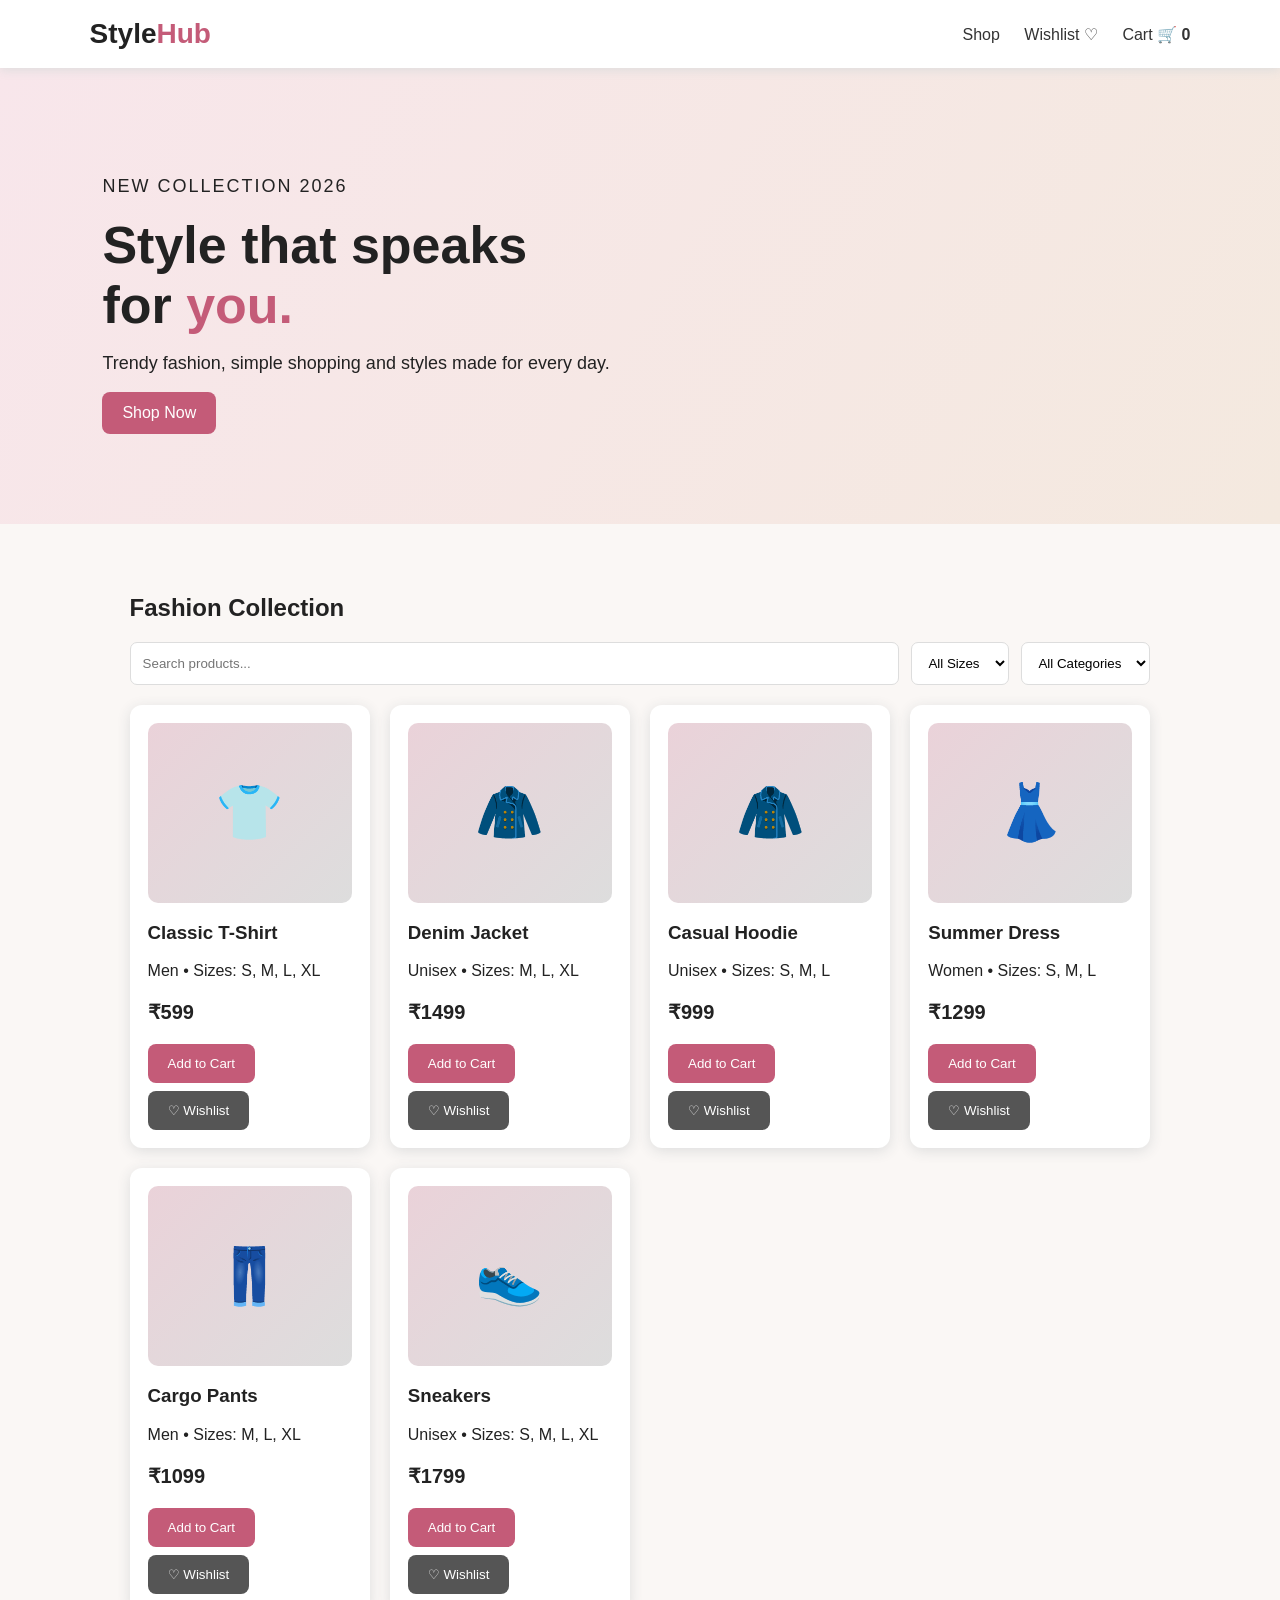
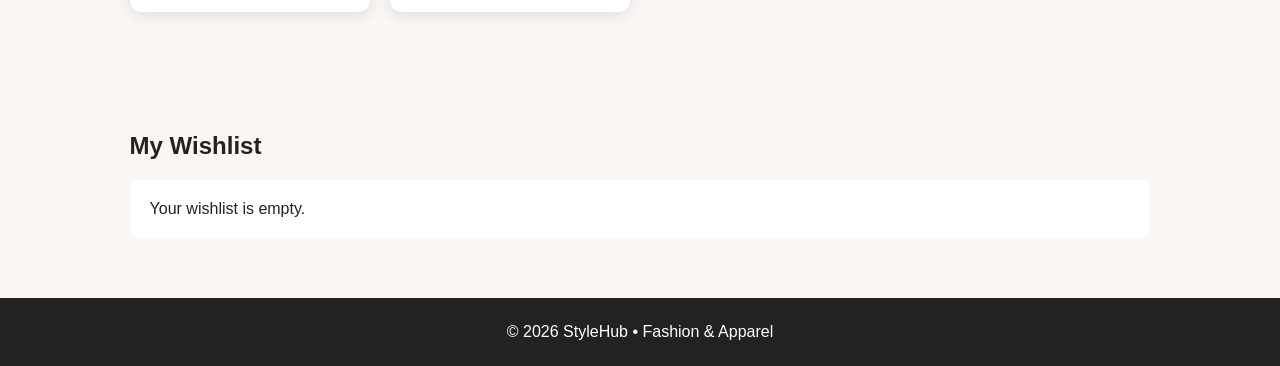
<file: index.html>
<!DOCTYPE html>
<html lang="en">
<head>
<meta charset="UTF-8">
<meta name="viewport" content="width=device-width, initial-scale=1.0">
<title>StyleHub - Fashion & Apparel</title>
<link rel="stylesheet" href="style.css">
</head>
<body>
<header>
  <div class="logo">Style<span>Hub</span></div>
  <nav>
    <a href="#products">Shop</a>
    <a href="#wishlist">Wishlist ♡</a>
    <a href="cart.html">Cart 🛒 <b id="cartCount">0</b></a>
  </nav>
</header>

<section class="hero">
  <div>
    <p class="tag">NEW COLLECTION 2026</p>
    <h1>Style that speaks<br>for <span>you.</span></h1>
    <p>Trendy fashion, simple shopping and styles made for every day.</p>
    <a class="btn" href="#products">Shop Now</a>
  </div>
</section>

<main>
<section id="products" class="shop">
  <h2>Fashion Collection</h2>
  <div class="filters">
    <input id="search" type="search" placeholder="Search products...">
    <select id="sizeFilter">
      <option value="all">All Sizes</option>
      <option>S</option><option>M</option><option>L</option><option>XL</option>
    </select>
    <select id="categoryFilter">
      <option value="all">All Categories</option>
      <option>Men</option><option>Women</option><option>Unisex</option>
    </select>
  </div>
  <div id="productGrid" class="grid"></div>
</section>

<section id="wishlist" class="wishlist-section">
  <h2>My Wishlist</h2>
  <div id="wishlistBox" class="wishlist-box">Your wishlist is empty.</div>
</section>
</main>

<footer>© 2026 StyleHub • Fashion & Apparel</footer>
<script src="script.js"></script>
</body>
</html>
</file>
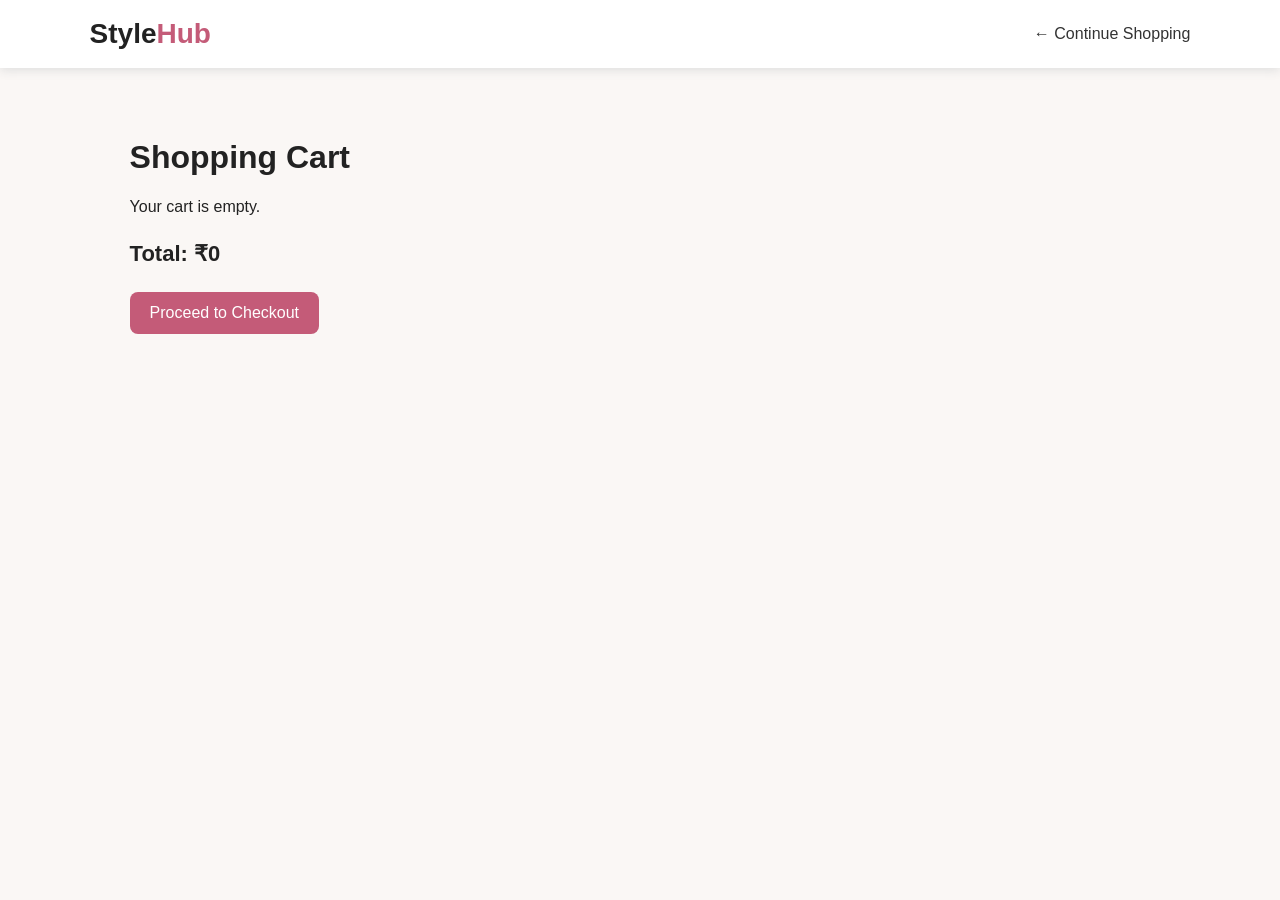
<file: cart.html>
<!DOCTYPE html>
<html lang="en">
<head>
<meta charset="UTF-8">
<meta name="viewport" content="width=device-width, initial-scale=1.0">
<title>StyleHub - Cart</title>
<link rel="stylesheet" href="style.css">
</head>
<body>
<header>
  <div class="logo">Style<span>Hub</span></div>
  <nav><a href="index.html">← Continue Shopping</a></nav>
</header>
<main class="page">
<h1>Shopping Cart</h1>
<div id="cartBox"></div>
<div class="cart-total">Total: ₹<span id="total">0</span></div>
<a class="btn" href="checkout.html">Proceed to Checkout</a>
</main>
<script src="script.js"></script>
</body>
</html>
</file>
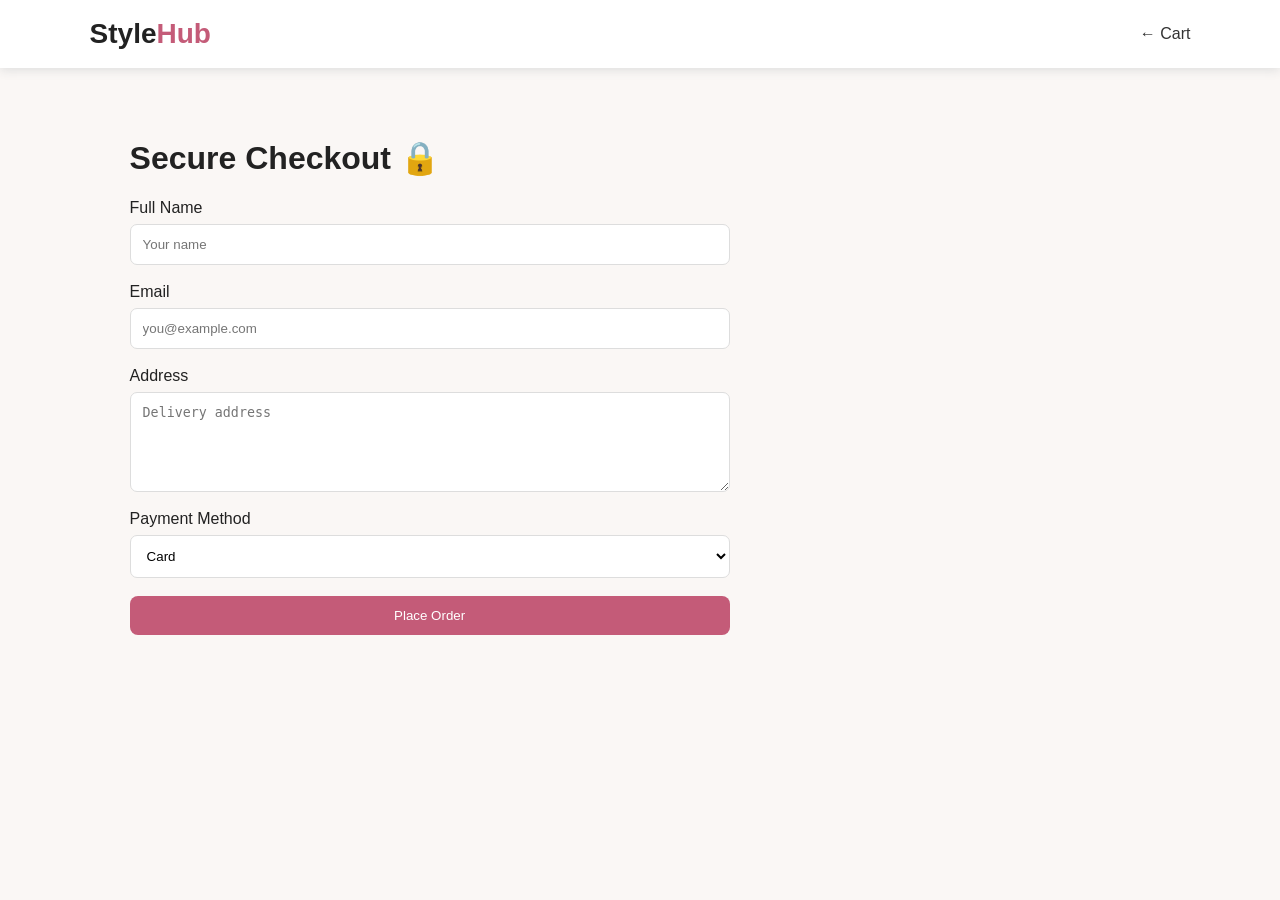
<file: checkout.html>
<!DOCTYPE html>
<html lang="en">
<head>
<meta charset="UTF-8">
<meta name="viewport" content="width=device-width, initial-scale=1.0">
<title>StyleHub - Secure Checkout</title>
<link rel="stylesheet" href="style.css">
</head>
<body>
<header>
  <div class="logo">Style<span>Hub</span></div>
  <nav><a href="cart.html">← Cart</a></nav>
</header>
<main class="page">
<h1>Secure Checkout 🔒</h1>
<form id="checkoutForm" class="checkout">
  <label>Full Name<input required type="text" placeholder="Your name"></label>
  <label>Email<input required type="email" placeholder="you@example.com"></label>
  <label>Address<textarea required placeholder="Delivery address"></textarea></label>
  <label>Payment Method
    <select required><option>Card</option><option>UPI</option><option>Cash on Delivery</option></select>
  </label>
  <button class="btn" type="submit">Place Order</button>
</form>
<p id="orderMsg"></p>
</main>
<script src="script.js"></script>
</body>
</html>
</file>
<file: style.css>
*{box-sizing:border-box}body{margin:0;font-family:Arial,sans-serif;background:#faf7f5;color:#222}header{display:flex;justify-content:space-between;align-items:center;padding:18px 7%;background:#fff;box-shadow:0 2px 10px #ddd;position:sticky;top:0;z-index:5}.logo{font-size:28px;font-weight:bold}.logo span,.hero span{color:#c45b78}nav a{margin-left:20px;text-decoration:none;color:#333}.hero{min-height:420px;padding:90px 8%;display:flex;align-items:center;background:linear-gradient(120deg,#f8e6eb,#f4e9df)}.tag{letter-spacing:2px;font-size:13px}.hero h1{font-size:52px;margin:10px 0}.hero p{font-size:18px}.btn,button{display:inline-block;border:0;border-radius:8px;background:#c45b78;color:white;padding:12px 20px;text-decoration:none;cursor:pointer}.shop,.wishlist-section,.page{padding:50px 7%;max-width:1200px;margin:auto}.filters{display:flex;gap:12px;margin:20px 0;flex-wrap:wrap}.filters input,.filters select,.checkout input,.checkout select,.checkout textarea{padding:12px;border:1px solid #ddd;border-radius:7px;background:white}.filters input{flex:1;min-width:220px}.grid{display:grid;grid-template-columns:repeat(auto-fit,minmax(220px,1fr));gap:20px}.card{background:#fff;border-radius:12px;padding:18px;box-shadow:0 3px 14px #ddd}.pic{height:180px;border-radius:10px;background:linear-gradient(135deg,#ead2d9,#ddd);display:flex;align-items:center;justify-content:center;font-size:55px}.price{font-weight:bold;font-size:20px}.actions{display:flex;gap:8px;flex-wrap:wrap}.wish{background:#555}.wishlist-box,.cart-item{background:#fff;padding:20px;border-radius:10px;margin:10px 0}.cart-total{font-size:22px;font-weight:bold;margin:25px 0}footer{text-align:center;padding:25px;background:#222;color:#fff}.checkout{display:grid;gap:18px;max-width:600px}.checkout label{display:grid;gap:7px}.checkout textarea{min-height:100px}.remove{background:#777}.qty{width:55px;padding:8px}@media(max-width:600px){.hero h1{font-size:38px}header{padding:15px 4%}nav a{margin-left:8px}.shop,.wishlist-section,.page{padding:35px 5%}}
</file>
